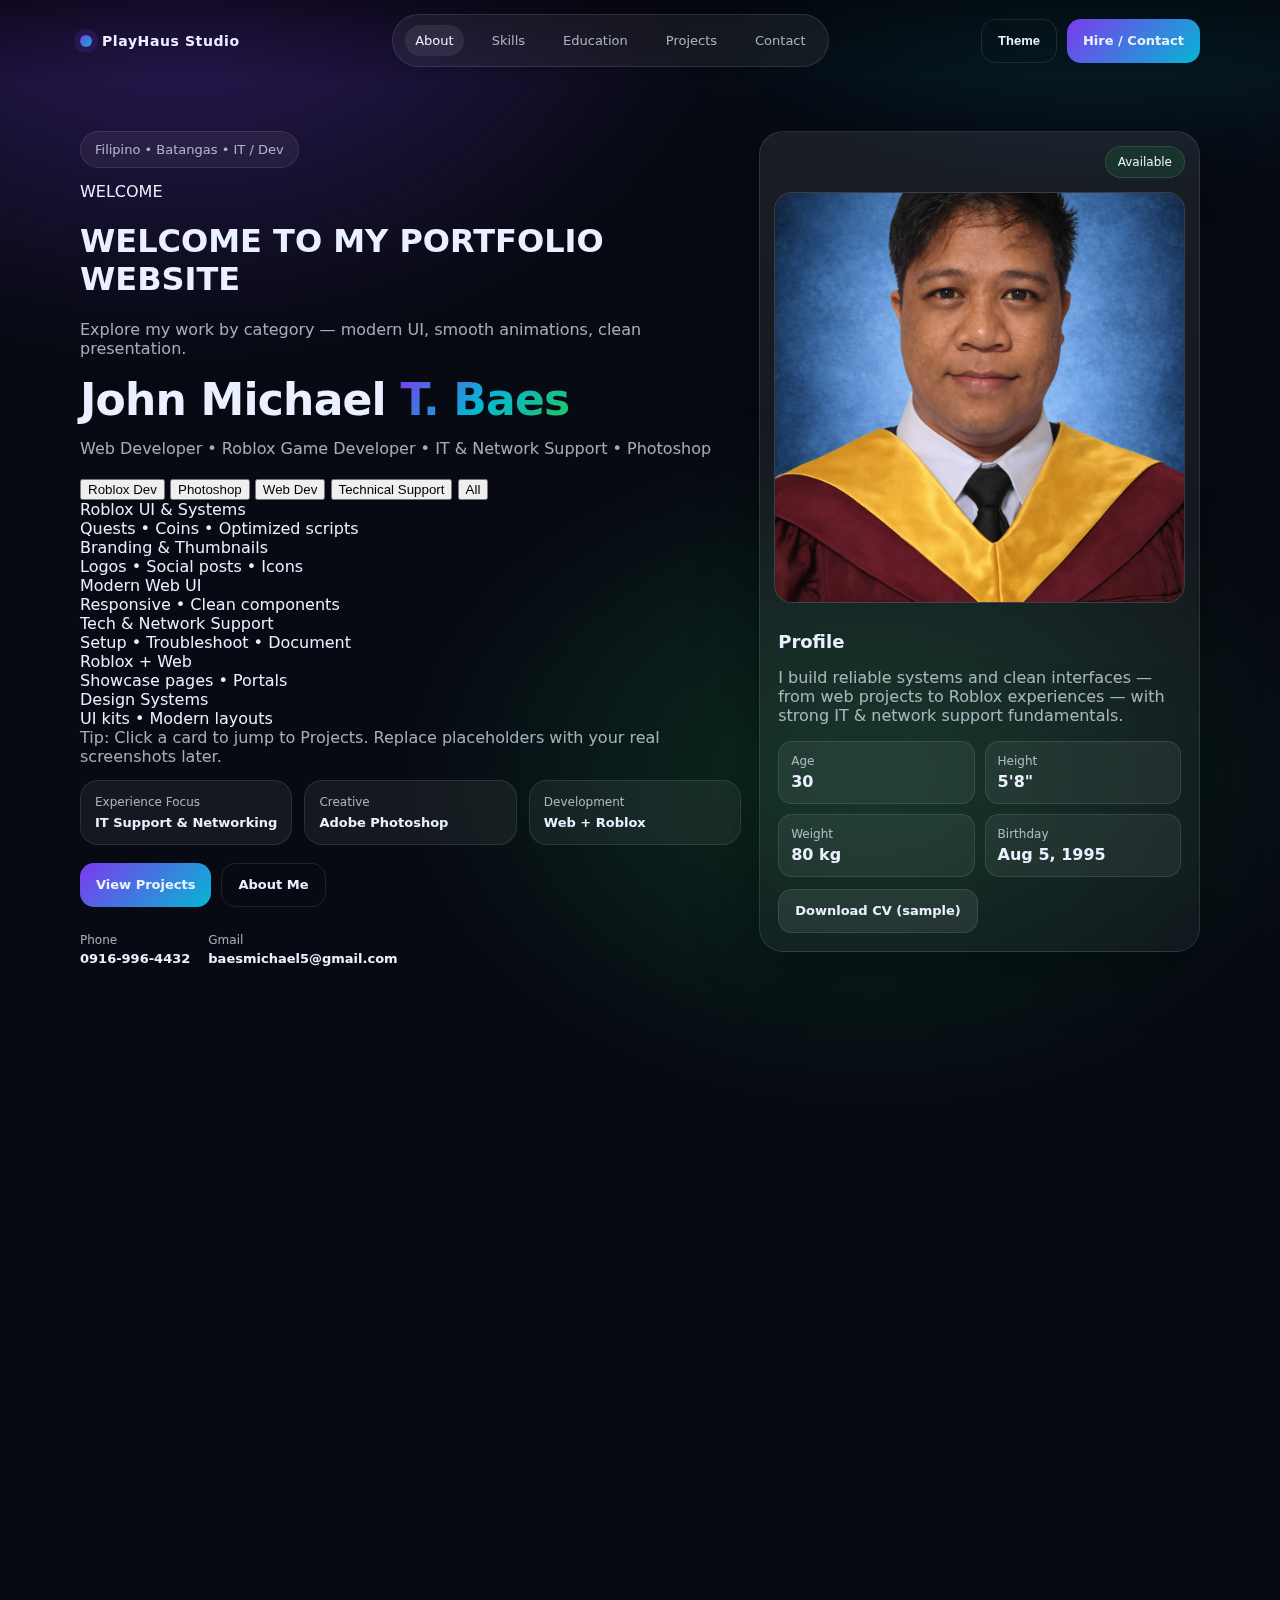
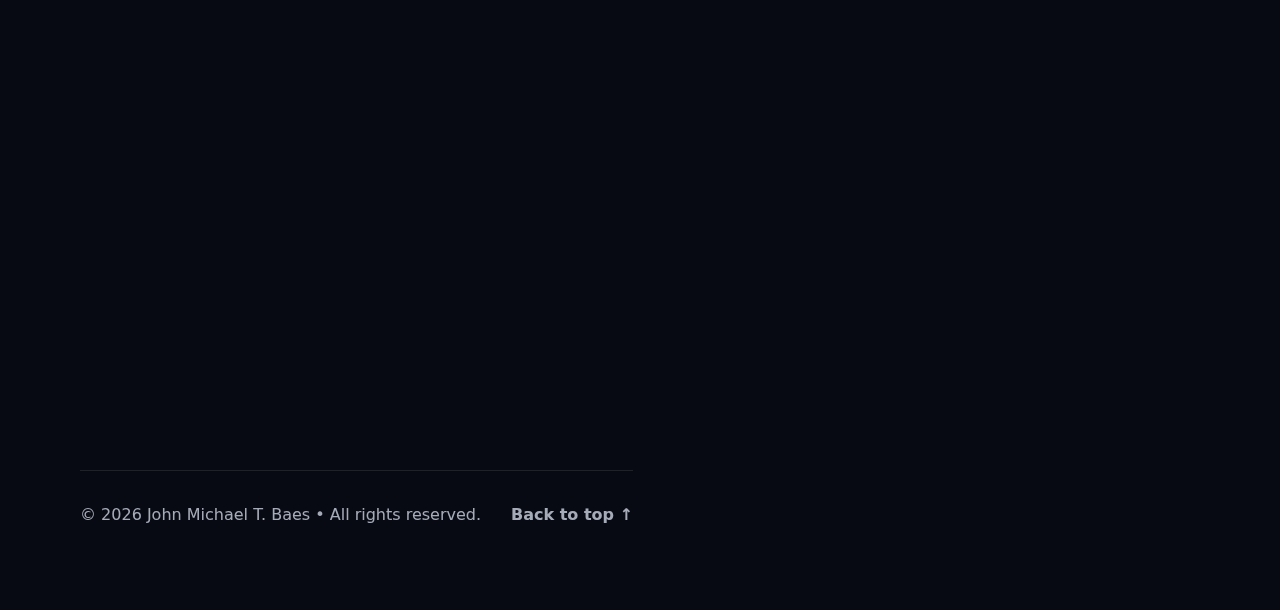
<file: index.html>
<!-- index.html (FULL REVISED) -->
 
<!doctype html>
<html lang="en">
<head>
  <meta charset="utf-8" />
  <meta name="viewport" content="width=device-width, initial-scale=1" />
  <title>John Michael T. Baes • Portfolio</title>
  <meta name="description" content="Portfolio of John Michael T. Baes — Web Development, Roblox Game Development, IT & Network Support, Photoshop." />
  <link rel="stylesheet" href="style.css" />
</head>
<body>
  <!-- Top Glow -->
  <div class="bg-glow"></div>

  <!-- Navbar -->
  <header class="header" id="top">
    <div class="container nav">
      <a class="brand" href="#top">
        <span class="brand-dot"></span>
        <span class="brand-text">PlayHaus Studio</span>
      </a>

      <nav class="nav-links" id="navLinks">
        <a href="#about" class="nav-link">About</a>
        <a href="#skills" class="nav-link">Skills</a>
        <a href="#education" class="nav-link">Education</a>
        <a href="#projects" class="nav-link">Projects</a>
        <a href="#contact" class="nav-link">Contact</a>
      </nav>

      <div class="nav-actions">
        <button class="btn ghost" id="themeBtn" type="button" aria-label="Toggle theme">Theme</button>
        <a class="btn primary" href="#contact">Hire / Contact</a>
        <button class="burger" id="burger" type="button" aria-label="Open menu">
          <span></span><span></span><span></span>
        </button>
      </div>
    </div>
  </header>

  <!-- Main -->
  <main>
    <!-- Hero -->
    <section class="section hero">
      <div class="container hero-grid">

        <!-- LEFT -->
        <div class="reveal">
          <p class="pill">Filipino • Batangas • IT / Dev</p>

          <!-- Animated Welcome -->
          <div class="welcome-wrap">
            <div class="welcome-kicker">WELCOME</div>
            <h1 class="welcome-title">
              <span class="welcome-shine">WELCOME TO MY PORTFOLIO WEBSITE</span>
            </h1>
            <p class="welcome-sub muted">
              Explore my work by category — modern UI, smooth animations, clean presentation.
            </p>
          </div>

          <!-- Your name -->
          <h2 class="headline" style="margin-top:14px;">
            John Michael <span class="grad">T. Baes</span>
          </h2>

          <p class="subhead">
            Web Developer • Roblox Game Developer • IT & Network Support • Photoshop
          </p>

          <!-- Tabs + Animated Gallery -->
          <div class="tabbar-wrap">
            <div class="tabbar" role="tablist" aria-label="Portfolio categories">
              <button class="tab active" type="button" role="tab" aria-selected="true" data-filter="roblox">Roblox Dev</button>
              <button class="tab" type="button" role="tab" aria-selected="false" data-filter="photoshop">Photoshop</button>
              <button class="tab" type="button" role="tab" aria-selected="false" data-filter="web">Web Dev</button>
              <button class="tab" type="button" role="tab" aria-selected="false" data-filter="support">Technical Support</button>
              <button class="tab tab-all" type="button" role="tab" aria-selected="false" data-filter="all">All</button>
            </div>

            <div class="gallery" id="gallery">
              <!-- Placeholder “fake screenshots” (replace later with real images) -->
              <a class="g-item" href="#projects" data-tags="roblox" aria-label="Roblox UI & Systems">
                <div class="g-media g-roblox"></div>
                <div class="g-meta">
                  <div class="g-title">Roblox UI & Systems</div>
                  <div class="g-desc">Quests • Coins • Optimized scripts</div>
                </div>
              </a>

              <a class="g-item" href="#projects" data-tags="photoshop" aria-label="Photoshop Branding Set">
                <div class="g-media g-ps"></div>
                <div class="g-meta">
                  <div class="g-title">Branding & Thumbnails</div>
                  <div class="g-desc">Logos • Social posts • Icons</div>
                </div>
              </a>

              <a class="g-item" href="#projects" data-tags="web" aria-label="Modern Web UI">
                <div class="g-media g-web"></div>
                <div class="g-meta">
                  <div class="g-title">Modern Web UI</div>
                  <div class="g-desc">Responsive • Clean components</div>
                </div>
              </a>

              <a class="g-item" href="#projects" data-tags="support" aria-label="Tech & Network Support">
                <div class="g-media g-it"></div>
                <div class="g-meta">
                  <div class="g-title">Tech & Network Support</div>
                  <div class="g-desc">Setup • Troubleshoot • Document</div>
                </div>
              </a>

              <a class="g-item" href="#projects" data-tags="roblox web" aria-label="Roblox + Web Integration">
                <div class="g-media g-mix"></div>
                <div class="g-meta">
                  <div class="g-title">Roblox + Web</div>
                  <div class="g-desc">Showcase pages • Portals</div>
                </div>
              </a>

              <a class="g-item" href="#projects" data-tags="photoshop web" aria-label="Design Systems">
                <div class="g-media g-ui"></div>
                <div class="g-meta">
                  <div class="g-title">Design Systems</div>
                  <div class="g-desc">UI kits • Modern layouts</div>
                </div>
              </a>
            </div>

            <div class="gallery-hint muted">
              Tip: Click a card to jump to Projects. Replace placeholders with your real screenshots later.
            </div>
          </div>

          <!-- Your existing hero cards -->
          <div class="hero-cards">
            <div class="mini-card">
              <div class="mini-title">Experience Focus</div>
              <div class="mini-value">IT Support & Networking</div>
            </div>
            <div class="mini-card">
              <div class="mini-title">Creative</div>
              <div class="mini-value">Adobe Photoshop</div>
            </div>
            <div class="mini-card">
              <div class="mini-title">Development</div>
              <div class="mini-value">Web + Roblox</div>
            </div>
          </div>

          <div class="cta">
            <a class="btn primary" href="#projects">View Projects</a>
            <a class="btn ghost" href="#about">About Me</a>
          </div>

          <div class="hero-meta">
            <div class="meta-item">
              <span class="meta-k">Phone</span>
              <a class="meta-v" href="tel:+639169964432">0916-996-4432</a>
            </div>
            <div class="meta-item">
              <span class="meta-k">Gmail</span>
              <a class="meta-v" href="mailto:baesmichael5@gmail.com">baesmichael5@gmail.com</a>
            </div>
          </div>
        </div>

        <!-- RIGHT -->
        <div class="profile-card reveal">
          <div class="profile-top">
            <div class="badge">Available</div>
          </div>

          <div class="profile-photo">
            <img src="images/john.png" alt="John Michael T. Baes"
              onerror="this.src='data:image/svg+xml;utf8,<svg xmlns=%22http://www.w3.org/2000/svg%22 width=%22400%22 height=%22400%22><rect width=%22100%25%22 height=%22100%25%22 fill=%22%2312172a%22/><text x=%2250%25%22 y=%2250%25%22 dominant-baseline=%22middle%22 text-anchor=%22middle%22 fill=%22%23aab4c5%22 font-family=%22Arial%22 font-size=%2216%22>Put your photo in assets/profile.jpg</text></svg>';" />
          </div>

          <div class="profile-info">
            <h2>Profile</h2>
            <p class="muted">
              I build reliable systems and clean interfaces — from web projects to Roblox experiences —
              with strong IT & network support fundamentals.
            </p>

            <div class="stats">
              <div class="stat">
                <div class="stat-k">Age</div>
                <div class="stat-v">30</div>
              </div>
              <div class="stat">
                <div class="stat-k">Height</div>
                <div class="stat-v">5'8"</div>
              </div>
              <div class="stat">
                <div class="stat-k">Weight</div>
                <div class="stat-v">80 kg</div>
              </div>
              <div class="stat">
                <div class="stat-k">Birthday</div>
                <div class="stat-v">Aug 5, 1995</div>
              </div>
            </div>

            <a class="btn subtle" href="https://drive.google.com/file/d/1zKDXqU4_o9fDKpDpevcNG5LTNFVz5DBO/view?usp=sharing">Download CV (sample)</a>
          </div>
        </div>

      </div>
    </section>

    <!-- About -->
    <section class="section" id="about">
      <div class="container">
        <div class="section-head reveal">
          <h2>About</h2>
          <p class="muted">A quick overview based on your profile details.</p>
        </div>

        <div class="grid-2">
          <div class="card reveal">
            <h3>Summary</h3>
            <p>
              I’m <strong>John Michael T. Baes</strong>, a Filipino professional with hands-on experience in
              <strong>IT Support</strong>, <strong>Network Support</strong>, <strong>Web Development</strong>,
              and <strong>Roblox Game Development</strong>. I also have strong creative capability using
              <strong>Adobe Photoshop</strong>.
            </p>
            <div class="chips">
              <span class="chip">Problem Solver</span>
              <span class="chip">Tech Support</span>
              <span class="chip">Web UI</span>
              <span class="chip">Roblox</span>
              <span class="chip">Design</span>
            </div>
          </div>

          <div class="card reveal">
            <h3>Personal Information</h3>
            <div class="info-list">
              <div class="info-row"><span>Name</span><span>John Michael T. Baes</span></div>
              <div class="info-row"><span>Nationality</span><span>Filipino</span></div>
              <div class="info-row"><span>Birthplace</span><span>Philippines</span></div>
              <div class="info-row"><span>Contact</span><span>0916-996-4432</span></div>
              <div class="info-row"><span>Email</span><span>baesmichael5@gmail.com</span></div>
            </div>
          </div>
        </div>
      </div>
    </section>

    <!-- Skills -->
    <section class="section" id="skills">
      <div class="container">
        <div class="section-head reveal">
          <h2>Skills</h2>
          <p class="muted">Experience years + visual proficiency bars (editable).</p>
        </div>

        <div class="grid-2">
          <div class="card reveal">
            <div class="skill">
              <div class="skill-top">
                <span>IT Support</span><span class="muted">5 years</span>
              </div>
              <div class="bar"><div class="fill" style="--w: 92%"></div></div>
            </div>

            <div class="skill">
              <div class="skill-top">
                <span>Adobe Photoshop</span><span class="muted">5 years</span>
              </div>
              <div class="bar"><div class="fill" style="--w: 90%"></div></div>
            </div>

            <div class="skill">
              <div class="skill-top">
                <span>Network Support</span><span class="muted">3 years</span>
              </div>
              <div class="bar"><div class="fill" style="--w: 82%"></div></div>
            </div>

            <div class="skill">
              <div class="skill-top">
                <span>Roblox Game Developer</span><span class="muted">3 years</span>
              </div>
              <div class="bar"><div class="fill" style="--w: 80%"></div></div>
            </div>

            <div class="skill">
              <div class="skill-top">
                <span>Web Development</span><span class="muted">1 year</span>
              </div>
              <div class="bar"><div class="fill" style="--w: 70%"></div></div>
            </div>
          </div>

          <div class="card reveal">
            <h3>Tools & Areas</h3>
            <ul class="list">
              <li>PC troubleshooting, OS installation, user support</li>
              <li>Networking basics: routing, IP, troubleshooting connectivity</li>
              <li>Web: HTML / CSS / JavaScript (portfolio & small web apps)</li>
              <li>Roblox Studio: game systems, UI, scripting</li>
              <li>Design: logos, thumbnails, social graphics</li>
            </ul>
            <div class="note">
              Want this more “premium”? Add real screenshots and links in Projects.
            </div>
          </div>
        </div>
      </div>
    </section>

    <!-- Education -->
    <section class="section" id="education">
      <div class="container">
        <div class="section-head reveal">
          <h2>Education</h2>
          <p class="muted">Your academic background.</p>
        </div>

        <div class="timeline reveal">
          <div class="t-item">
            <div class="t-dot"></div>
            <div class="t-card">
              <h3>Porfirio G. Comia Memorial National High School</h3>
              <p class="muted">High School</p>
            </div>
          </div>

          <div class="t-item">
            <div class="t-dot"></div>
            <div class="t-card">
              <h3>Batangas Eastern College</h3>
              <p class="muted">BSIS (Bachelor of Science in Information Systems)</p>
            </div>
          </div>
        </div>
      </div>
    </section>

    <!-- Projects -->
    <section class="section" id="projects">
      <div class="container">
        <div class="section-head reveal">
          <h2>Projects</h2>
          <p class="muted">Premium sample projects (replace with your real work + links).</p>
        </div>

        <div class="projects-grid">
          <article class="project reveal">
            <div class="project-top">
              <span class="tag">Web</span>
              <span class="tag ghost">HTML • CSS • JS</span>
            </div>
            <h3>Modern Ordering Website (Sample)</h3>
            <p class="muted">
              A responsive ordering site concept with product cards, cart flow, and admin-ready layout.
            </p>
            <div class="project-actions">
              <a class="btn subtle" href="#" onclick="return demoLink(event)">Live Demo</a>
              <a class="btn ghost" href="coming-soon.html">IT Details</a>

            </div>
          </article>

          <article class="project reveal">
            <div class="project-top">
              <span class="tag">Roblox</span>
              <span class="tag ghost">Lua • UI • Systems</span>
            </div>
            <h3>Roblox Game System Pack (Sample)</h3>
            <p class="muted">
              Example: daily quests, leaderboard coins, UI popups, and optimized client/server scripts.
            </p>
            <div class="project-actions">
              <a class="btn subtle" href="#" onclick="return demoLink(event)">Gameplay</a>
              <a class="btn ghost" href="showcase-roblox-pack.html">Showcase</a>
            </div>
          </article>

          <article class="project reveal">
            <div class="project-top">
              <span class="tag">IT / Network</span>
              <span class="tag ghost">Support • Setup</span>
            </div>
            <h3>Small Office Network Setup (Sample)</h3>
            <p class="muted">
              Documentation-style project: router config, internet sharing, troubleshooting checklist.
            </p>
            <div class="project-actions">
              <a class="btn subtle" href="#" onclick="return demoLink(event)">Read</a>
              <a class="btn ghost" href="it-details.html">IT Details</a>
  
            </div>
          </article>

          <article class="project reveal">
            <div class="project-top">
              <span class="tag">Design</span>
              <span class="tag ghost">Photoshop</span>
            </div>
            <h3>Branding & Thumbnails (Sample)</h3>
            <p class="muted">
              Premium visual set: logo concepts, social posts, Roblox icons, and clean brand layouts.
            </p>
            <div class="project-actions">
              <a class="btn subtle" href="#" onclick="return demoLink(event)">Gallery</a>
              <a class="btn ghost" href="photoshop-details.html">About</a>
            </div>
          </article>
        </div>
      </div>
    </section>

    <!-- Contact -->
    <section class="section" id="contact">
      <div class="container">
        <div class="section-head reveal">
          <h2>Contact</h2>
          <p class="muted">Let’s work together — message me anytime.</p>
        </div>

        <div class="grid-2">
          <div class="card reveal">
            <h3>Direct</h3>
            <div class="contact-list">
              <a class="contact-item" href="tel:+639169964432">
                <span class="ci-k">Phone</span>
                <span class="ci-v">0916-996-4432</span>
              </a>
              <a class="contact-item" href="mailto:baesmichael5@gmail.com">
                <span class="ci-k">Email</span>
                <span class="ci-v">baesmichael5@gmail.com</span>
              </a>
              <div class="contact-item no-link">
                <span class="ci-k">Location</span>
                <span class="ci-v">Philippines</span>
              </div>
            </div>
          </div>

          <div class="card reveal contact-cta">
  <h3>Contact Me</h3>
  <p class="muted">
    Ready to work together? Click the button below to message me directly on Gmail.
  </p>

  <a
    class="btn primary contact-now"
    href="mailto:baesmichael5@gmail.com?subject=Portfolio%20Inquiry&body=Hello%20John,%0A%0AI%20would%20like%20to%20discuss%20a%20project%20with%20you.%0A%0AThanks!"
  >
    Contact Now
  </a>

  <p class="hint">
    Opens your email app with a pre-filled message.
  </p>
</div>


        <footer class="footer">
          <p class="muted">© <span id="year"></span> John Michael T. Baes • All rights reserved.</p>
          <a class="to-top" href="#top">Back to top ↑</a>
        </footer>
      </div>
    </section>
  </main>

  <script src="script.js"></script>
</body>
</html>
</file>
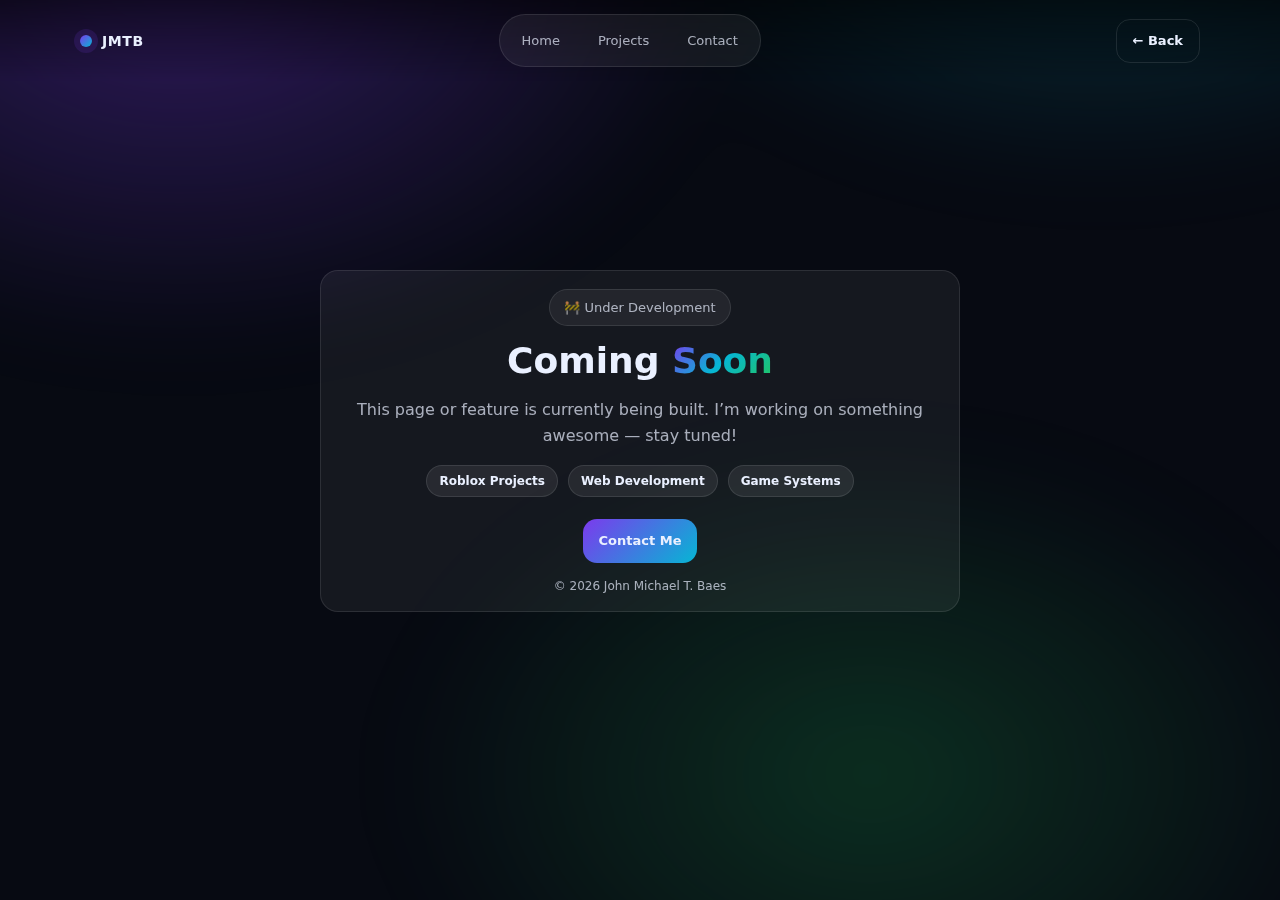
<file: coming-soon.html>
<!doctype html>
<html lang="en">
<head>
  <meta charset="utf-8" />
  <meta name="viewport" content="width=device-width, initial-scale=1" />
  <title>Coming Soon • JMTB</title>
  <link rel="stylesheet" href="style.css" />
</head>

<body>
  <div class="bg-glow"></div>

  <!-- Header -->
  <header class="header">
    <div class="container nav">
      <a class="brand" href="index.html">
        <span class="brand-dot"></span>
        <span class="brand-text">JMTB</span>
      </a>

      <nav class="nav-links open" style="display:flex;">
        <a href="index.html" class="nav-link">Home</a>
        <a href="projects.html" class="nav-link">Projects</a>
        <a href="index.html#contact" class="nav-link">Contact</a>
      </nav>

      <div class="nav-actions">
        <a class="btn ghost" href="index.html">← Back</a>
      </div>
    </div>
  </header>

  <!-- Coming Soon Section -->
  <main>
    <section class="section" style="min-height:80vh; display:flex; align-items:center;">
      <div class="container">
        <div class="card reveal show" style="text-align:center; max-width:640px; margin:auto;">
          
          <p class="pill" style="margin-bottom:14px;">
            🚧 Under Development
          </p>

          <h1 style="margin:0 0 12px; font-size:36px;">
            Coming <span class="grad">Soon</span>
          </h1>

          <p class="muted" style="font-size:16px; line-height:1.6;">
            This page or feature is currently being built.  
            I’m working on something awesome — stay tuned!
          </p>

          <div class="chips" style="margin-top:16px; justify-content:center;">
            <span class="chip">Roblox Projects</span>
            <span class="chip">Web Development</span>
            <span class="chip">Game Systems</span>
          </div>

          <div class="project-actions" style="margin-top:22px; justify-content:center;">
            <a class="btn primary" href="index.html#contact">
              Contact Me
            </a>
            
          </div>

          <p class="hint" style="margin-top:16px;">
            © <span id="year"></span> John Michael T. Baes
          </p>
        </div>
      </div>
    </section>
  </main>

  <script>
    document.getElementById("year").textContent = new Date().getFullYear();
  </script>
</body>
</html>
</file>
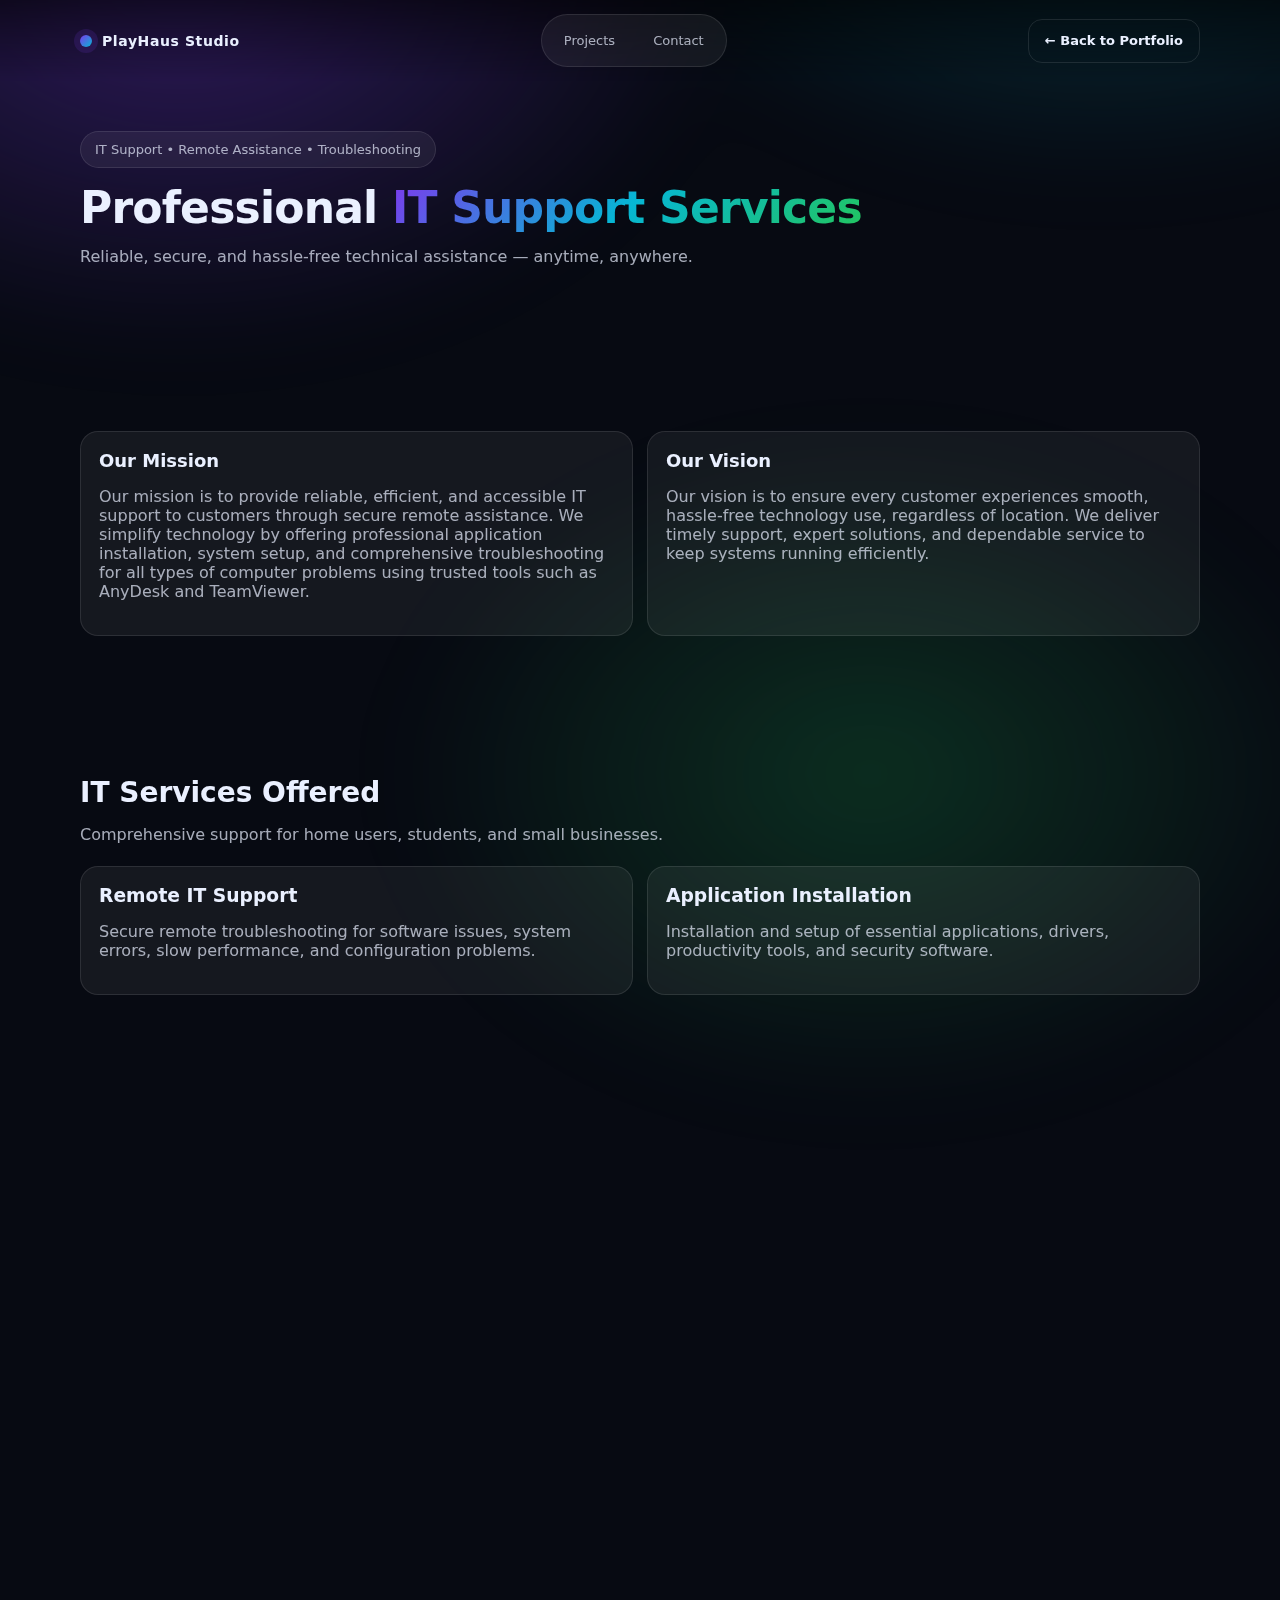
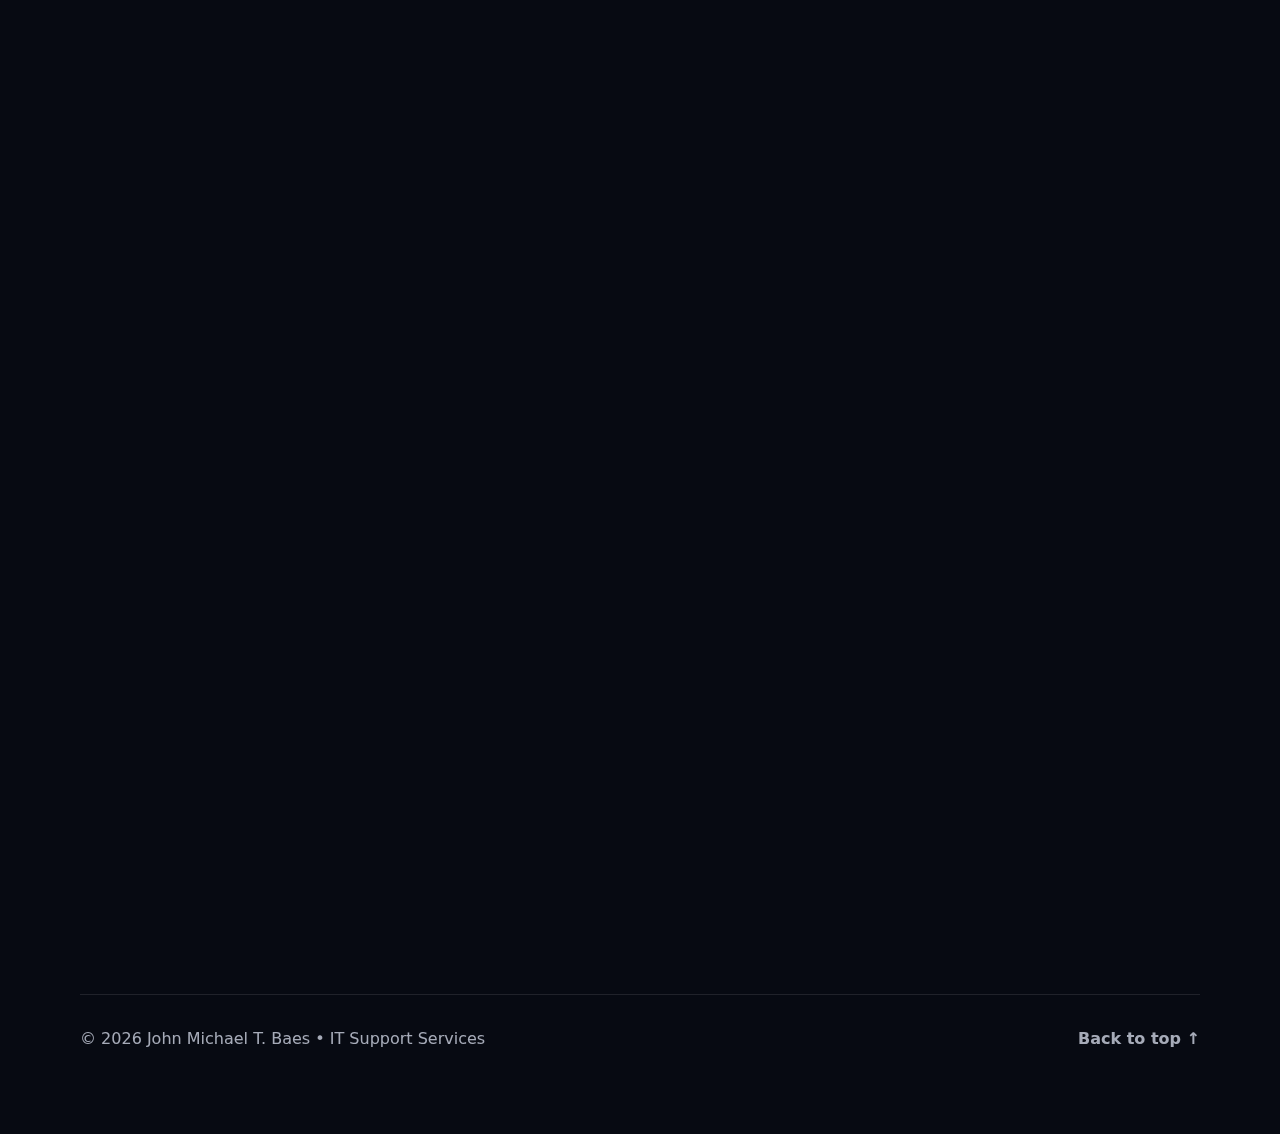
<file: it-details.html>
<!doctype html>
<html lang="en">
<head>
  <meta charset="utf-8" />
  <meta name="viewport" content="width=device-width, initial-scale=1" />
  <title>IT Support Services • John Michael T. Baes</title>
  <meta name="description" content="Professional IT Support, Remote Assistance, Installation, and Troubleshooting by John Michael T. Baes." />

  <!-- Reuse your main CSS -->
  <link rel="stylesheet" href="style.css" />
</head>
<body>

  <!-- Background Glow -->
  <div class="bg-glow"></div>

  <!-- Header -->
  <header class="header">
    <div class="container nav">
      <a class="brand" href="index.html">
        <span class="brand-dot"></span>
        <span class="brand-text">PlayHaus Studio</span>
      </a>

      <nav class="nav-links">
        <a href="index.html#projects" class="nav-link">Projects</a>
        <a href="index.html#contact" class="nav-link">Contact</a>
      </nav>

      <div class="nav-actions">
        <a class="btn ghost" href="index.html">← Back to Portfolio</a>
      </div>
    </div>
  </header>

  <!-- HERO -->
  <main>
    <section class="section hero">
      <div class="container">
        <div class="section-head reveal">
          <p class="pill">IT Support • Remote Assistance • Troubleshooting</p>
          <h1 class="headline">
            Professional <span class="grad">IT Support Services</span>
          </h1>
          <p class="subhead">
            Reliable, secure, and hassle-free technical assistance — anytime, anywhere.
          </p>
        </div>
      </div>
    </section>

    <!-- MISSION & VISION -->
    <section class="section">
      <div class="container grid-2">
        <div class="card reveal">
          <h3>Our Mission</h3>
          <p class="muted">
            Our mission is to provide reliable, efficient, and accessible IT support to customers
            through secure remote assistance. We simplify technology by offering professional
            application installation, system setup, and comprehensive troubleshooting for all types
            of computer problems using trusted tools such as AnyDesk and TeamViewer.
          </p>
        </div>

        <div class="card reveal">
          <h3>Our Vision</h3>
          <p class="muted">
            Our vision is to ensure every customer experiences smooth, hassle-free technology use,
            regardless of location. We deliver timely support, expert solutions, and dependable
            service to keep systems running efficiently.
          </p>
        </div>
      </div>
    </section>

    <!-- SERVICES -->
    <section class="section">
      <div class="container">
        <div class="section-head reveal">
          <h2>IT Services Offered</h2>
          <p class="muted">Comprehensive support for home users, students, and small businesses.</p>
        </div>

        <div class="projects-grid">
          <div class="project reveal">
            <h3>Remote IT Support</h3>
            <p class="muted">
              Secure remote troubleshooting for software issues, system errors, slow performance,
              and configuration problems.
            </p>
          </div>

          <div class="project reveal">
            <h3>Application Installation</h3>
            <p class="muted">
              Installation and setup of essential applications, drivers, productivity tools,
              and security software.
            </p>
          </div>

          <div class="project reveal">
            <h3>System Setup & Optimization</h3>
            <p class="muted">
              Windows installation, updates, system cleanup, startup optimization, and performance tuning.
            </p>
          </div>

          <div class="project reveal">
            <h3>Troubleshooting & Repair</h3>
            <p class="muted">
              Fixing system crashes, blue screens, network issues, printer problems, and software conflicts.
            </p>
          </div>
        </div>
      </div>
    </section>

    <!-- TOOLS -->
    <section class="section">
      <div class="container grid-2">
        <div class="card reveal">
          <h3>Remote Support Tools</h3>
          <ul class="list">
            <li>AnyDesk (Fast & Secure Remote Access)</li>
            <li>TeamViewer (Trusted Global Remote Tool)</li>
            <li>Secure session-based access</li>
            <li>Customer permission required at all times</li>
          </ul>
        </div>

        <div class="card reveal">
          <h3>Security & Trust</h3>
          <ul class="list">
            <li>No unauthorized access</li>
            <li>No data stored without consent</li>
            <li>Sessions end immediately after service</li>
            <li>Privacy-first approach</li>
          </ul>
        </div>
      </div>
    </section>

    <!-- PROCESS -->
    <section class="section">
      <div class="container">
        <div class="section-head reveal">
          <h2>How It Works</h2>
          <p class="muted">Simple, fast, and transparent support process.</p>
        </div>

        <div class="timeline reveal">
          <div class="t-item">
            <div class="t-dot"></div>
            <div class="t-card">
              <h3>1. Contact & Assessment</h3>
              <p class="muted">Customer explains the issue and system details.</p>
            </div>
          </div>

          <div class="t-item">
            <div class="t-dot"></div>
            <div class="t-card">
              <h3>2. Secure Remote Connection</h3>
              <p class="muted">Session starts using AnyDesk or TeamViewer.</p>
            </div>
          </div>

          <div class="t-item">
            <div class="t-dot"></div>
            <div class="t-card">
              <h3>3. Troubleshooting & Fix</h3>
              <p class="muted">Problem is diagnosed and resolved efficiently.</p>
            </div>
          </div>

          <div class="t-item">
            <div class="t-dot"></div>
            <div class="t-card">
              <h3>4. Verification & Closure</h3>
              <p class="muted">System tested, session closed, customer satisfied.</p>
            </div>
          </div>
        </div>
      </div>
    </section>

    <!-- CTA -->
    <section class="section">
      <div class="container">
        <div class="card reveal" style="text-align:center;">
          <h2>Need IT Support Now?</h2>
          <p class="muted">
            Get fast, reliable, and professional assistance wherever you are.
          </p>
          <div class="cta" style="justify-content:center;">
            <a class="btn primary" href="index.html#contact">Request Support</a>
            <a class="btn ghost" href="tel:+639169964432">Call Now</a>
          </div>
        </div>

        <footer class="footer">
          <p class="muted">© <span id="year"></span> John Michael T. Baes • IT Support Services</p>
          <a class="to-top" href="#">Back to top ↑</a>
        </footer>
      </div>
    </section>
  </main>

  <!-- JS -->
  <script>
    document.getElementById("year").textContent = new Date().getFullYear();

    // Reveal animation (same behavior as main site)
    const reveals = document.querySelectorAll(".reveal");
    const io = new IntersectionObserver(entries => {
      entries.forEach(e => {
        if (e.isIntersecting) e.target.classList.add("show");
      });
    }, { threshold: 0.12 });
    reveals.forEach(el => io.observe(el));
  </script>

</body>
</html>
</file>
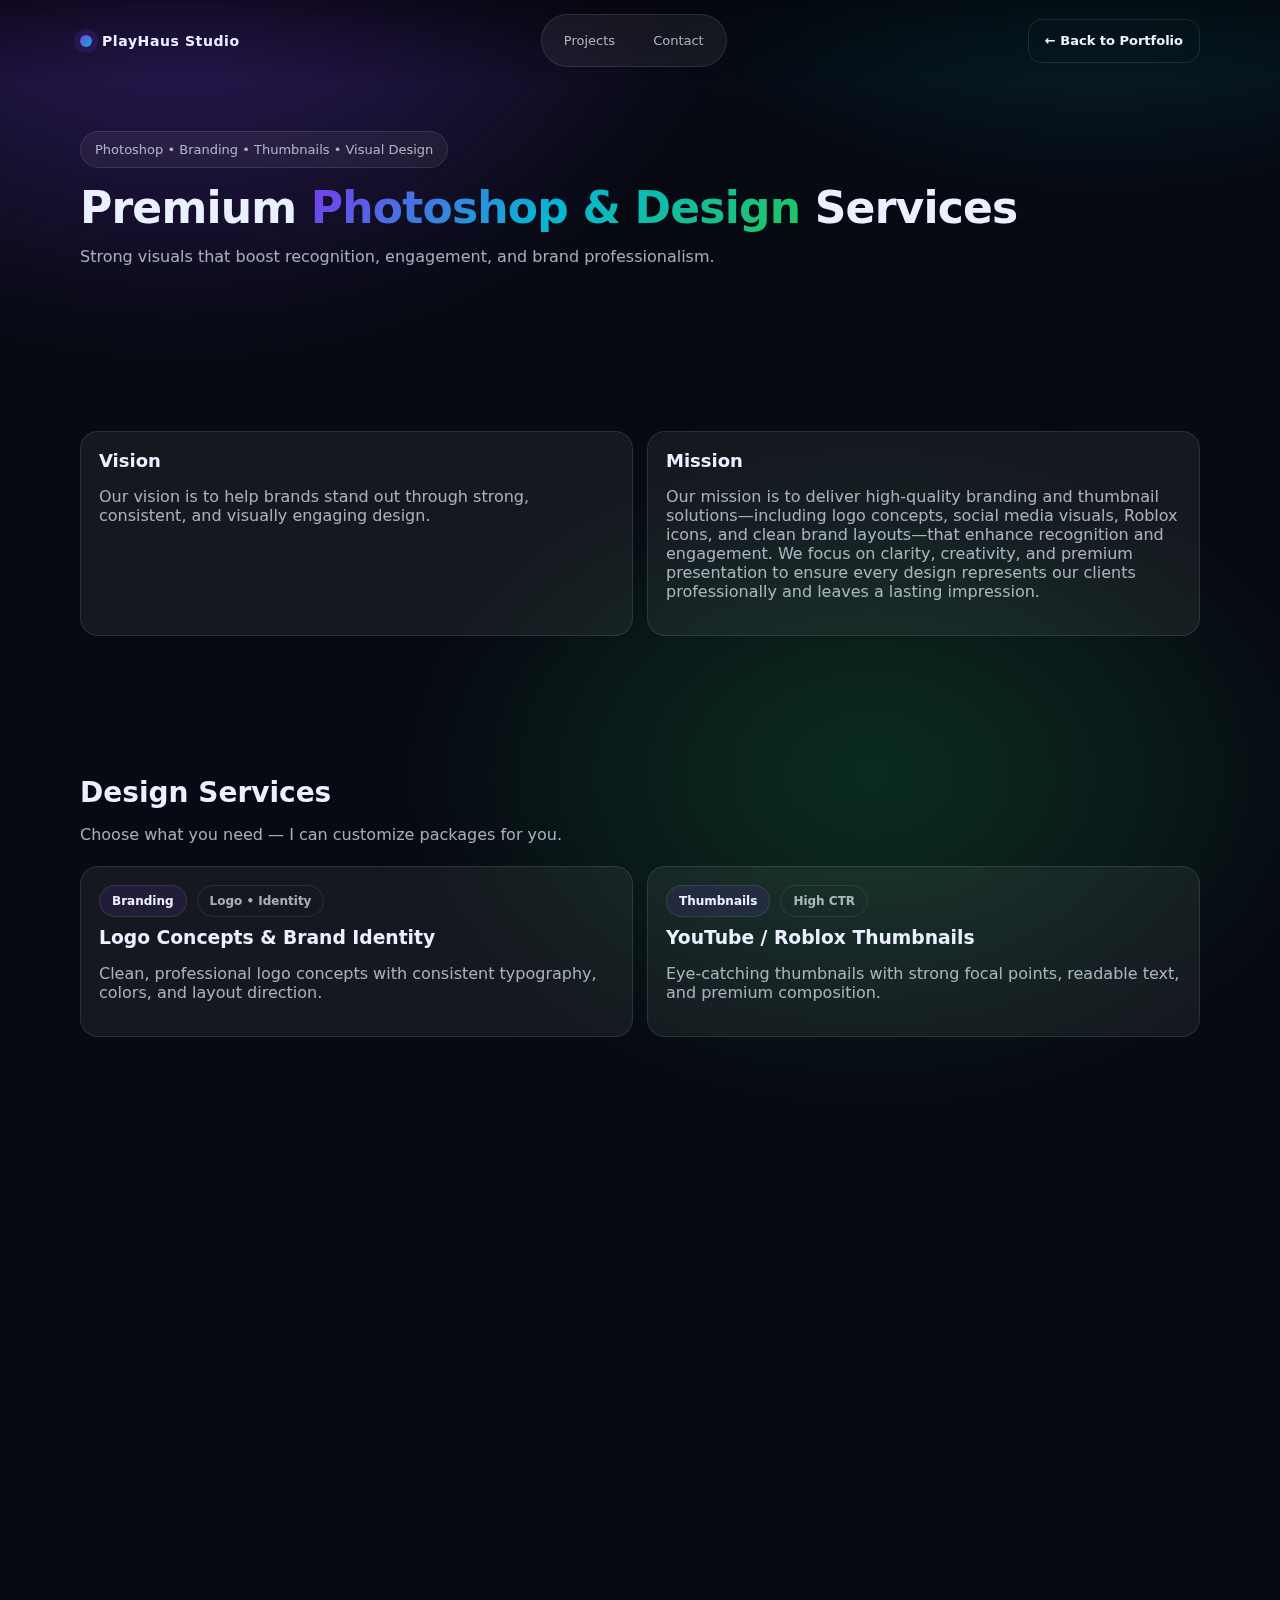
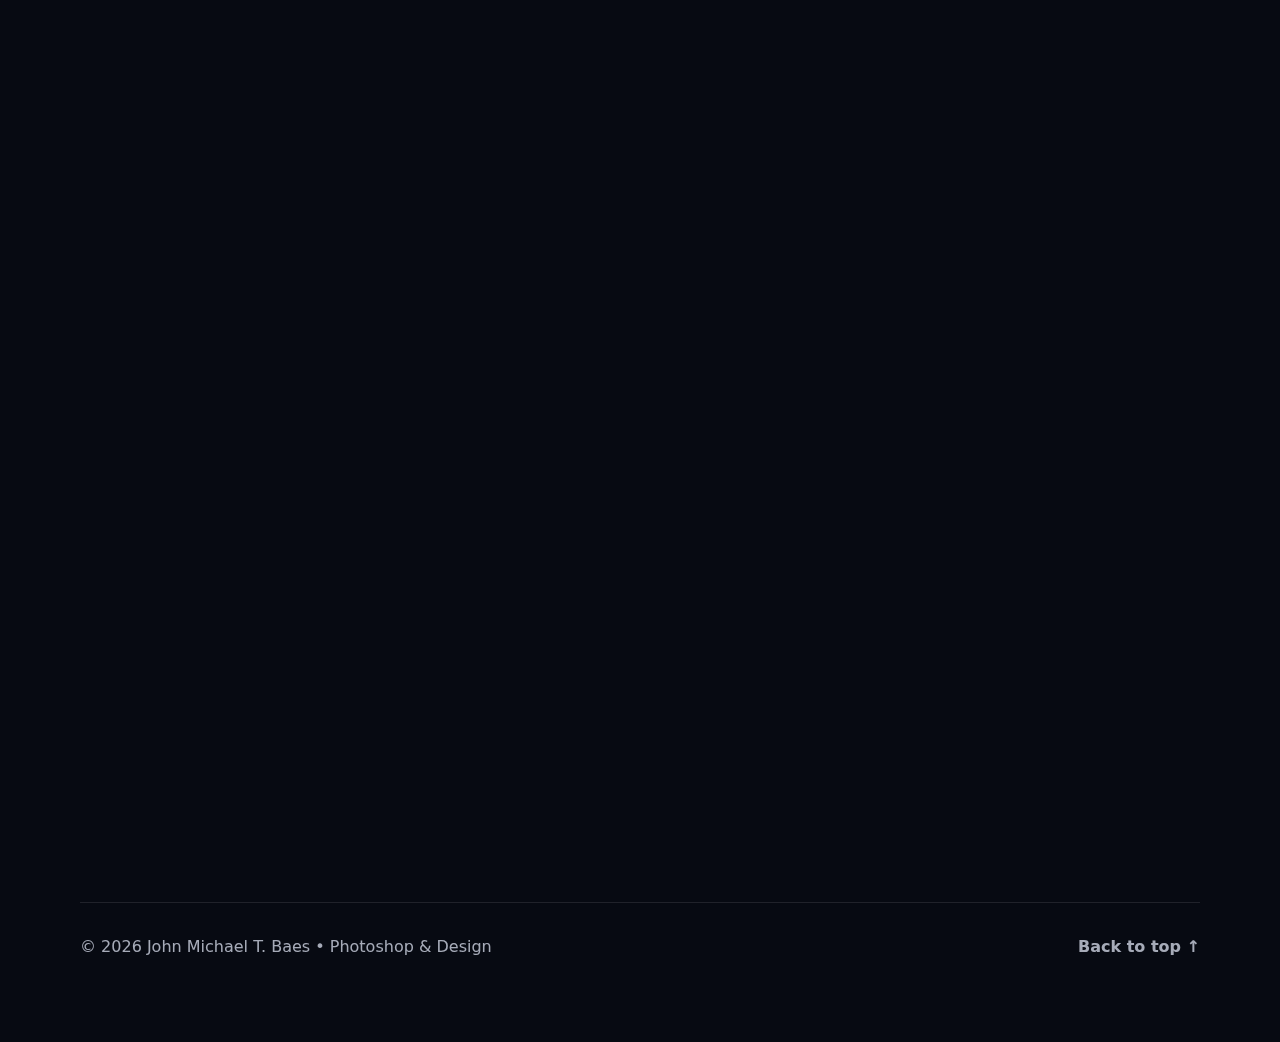
<file: photoshop-details.html>
<!doctype html>
<html lang="en">
<head>
  <meta charset="utf-8" />
  <meta name="viewport" content="width=device-width, initial-scale=1" />
  <title>Photoshop & Design Services • John Michael T. Baes</title>
  <meta name="description" content="Branding, thumbnails, logos, social media visuals, Roblox icons, and premium design layouts." />

  <!-- Reuse your main CSS -->
  <link rel="stylesheet" href="style.css" />
</head>
<body>

  <!-- Background Glow -->
  <div class="bg-glow"></div>

  <!-- Header -->
  <header class="header">
    <div class="container nav">
      <a class="brand" href="index.html">
        <span class="brand-dot"></span>
        <span class="brand-text">PlayHaus Studio</span>
      </a>

      <nav class="nav-links">
        <a href="index.html#projects" class="nav-link">Projects</a>
        <a href="index.html#contact" class="nav-link">Contact</a>
      </nav>

      <div class="nav-actions">
        <a class="btn ghost" href="index.html">← Back to Portfolio</a>
      </div>
    </div>
  </header>

  <main>

    <!-- HERO -->
    <section class="section hero">
      <div class="container">
        <div class="section-head reveal">
          <p class="pill">Photoshop • Branding • Thumbnails • Visual Design</p>
          <h1 class="headline">
            Premium <span class="grad">Photoshop & Design</span> Services
          </h1>
          <p class="subhead">
            Strong visuals that boost recognition, engagement, and brand professionalism.
          </p>
        </div>
      </div>
    </section>

    <!-- VISION & MISSION -->
    <section class="section">
      <div class="container grid-2">

        <div class="card reveal">
          <h3>Vision</h3>
          <p class="muted">
            Our vision is to help brands stand out through strong, consistent, and visually engaging design.
          </p>
        </div>

        <div class="card reveal">
          <h3>Mission</h3>
          <p class="muted">
            Our mission is to deliver high-quality branding and thumbnail solutions—including logo concepts,
            social media visuals, Roblox icons, and clean brand layouts—that enhance recognition and engagement.
            We focus on clarity, creativity, and premium presentation to ensure every design represents our
            clients professionally and leaves a lasting impression.
          </p>
        </div>

      </div>
    </section>

    <!-- SERVICES -->
    <section class="section">
      <div class="container">
        <div class="section-head reveal">
          <h2>Design Services</h2>
          <p class="muted">Choose what you need — I can customize packages for you.</p>
        </div>

        <div class="projects-grid">
          <article class="project reveal">
            <div class="project-top">
              <span class="tag">Branding</span>
              <span class="tag ghost">Logo • Identity</span>
            </div>
            <h3>Logo Concepts & Brand Identity</h3>
            <p class="muted">
              Clean, professional logo concepts with consistent typography, colors, and layout direction.
            </p>
          </article>

          <article class="project reveal">
            <div class="project-top">
              <span class="tag">Thumbnails</span>
              <span class="tag ghost">High CTR</span>
            </div>
            <h3>YouTube / Roblox Thumbnails</h3>
            <p class="muted">
              Eye-catching thumbnails with strong focal points, readable text, and premium composition.
            </p>
          </article>

          <article class="project reveal">
            <div class="project-top">
              <span class="tag">Social</span>
              <span class="tag ghost">Posts • Banners</span>
            </div>
            <h3>Social Media Visuals</h3>
            <p class="muted">
              Posts, cover photos, ads, and banners designed for clarity, consistency, and engagement.
            </p>
          </article>

          <article class="project reveal">
            <div class="project-top">
              <span class="tag">Roblox</span>
              <span class="tag ghost">Icons • UI</span>
            </div>
            <h3>Roblox Game Icons & Graphics</h3>
            <p class="muted">
              Game icons, badges, UI graphics, and promotional visuals that match your game style.
            </p>
          </article>
        </div>
      </div>
    </section>

    <!-- STYLE / QUALITY -->
    <section class="section">
      <div class="container grid-2">

        <div class="card reveal">
          <h3>Design Focus</h3>
          <ul class="list">
            <li>Clarity-first typography (easy to read)</li>
            <li>Clean composition & visual hierarchy</li>
            <li>Brand consistency (colors, fonts, spacing)</li>
            <li>Premium look: modern, not cluttered</li>
          </ul>
        </div>

        <div class="card reveal">
          <h3>Deliverables</h3>
          <ul class="list">
            <li>PNG (high quality)</li>
            <li>JPG (optimized for web)</li>
            <li>Source file (PSD) if requested</li>
            <li>Multiple size formats for platforms</li>
          </ul>
          <p class="hint">Tip: Tell me what platform you need (YouTube, Facebook, Roblox, etc.).</p>
        </div>

      </div>
    </section>

    <!-- SIMPLE GALLERY (PLACEHOLDERS) -->
    <section class="section">
      <div class="container">
        <div class="section-head reveal">
          <h2>Sample Gallery</h2>
          <p class="muted">Replace these placeholders with your real designs later.</p>
        </div>

        <div class="projects-grid">
          <div class="project reveal">
            <div class="project-top">
              <span class="tag">Logo</span>
              <span class="tag ghost">Concept</span>
            </div>
            <h3>Minimal Brand Logo</h3>
            <p class="muted">A clean identity style with modern spacing and balance.</p>
            <div class="note">Replace with image + link later.</div>
          </div>

          <div class="project reveal">
            <div class="project-top">
              <span class="tag">Thumbnail</span>
              <span class="tag ghost">Roblox</span>
            </div>
            <h3>Roblox Game Thumbnail</h3>
            <p class="muted">Strong focal point + readable text for high engagement.</p>
            <div class="note">Replace with image + link later.</div>
          </div>

          <div class="project reveal">
            <div class="project-top">
              <span class="tag">Social</span>
              <span class="tag ghost">Post</span>
            </div>
            <h3>Promo Social Visual</h3>
            <p class="muted">A consistent layout style for marketing and announcements.</p>
            <div class="note">Replace with image + link later.</div>
          </div>

          <div class="project reveal">
            <div class="project-top">
              <span class="tag">Icon</span>
              <span class="tag ghost">Roblox</span>
            </div>
            <h3>Game Icon Set</h3>
            <p class="muted">Modern icons with brand colors and clear identity.</p>
            <div class="note">Replace with image + link later.</div>
          </div>
        </div>
      </div>
    </section>

    <!-- CTA -->
    <section class="section">
      <div class="container">
        <div class="card reveal" style="text-align:center;">
          <h2>Need a Design?</h2>
          <p class="muted">
            Tell me your brand name + style and I’ll design something clean and premium.
          </p>
          <div class="cta" style="justify-content:center;">
            <a class="btn primary" href="index.html#contact">Request Design</a>
            <a class="btn ghost" href="mailto:baesmichael5@gmail.com">Email Me</a>
          </div>
        </div>

        <footer class="footer">
          <p class="muted">© <span id="year"></span> John Michael T. Baes • Photoshop & Design</p>
          <a class="to-top" href="#">Back to top ↑</a>
        </footer>
      </div>
    </section>

  </main>

  <!-- JS (reveal + year only) -->
  <script>
    document.getElementById("year").textContent = new Date().getFullYear();

    const reveals = document.querySelectorAll(".reveal");
    const io = new IntersectionObserver(entries => {
      entries.forEach(e => {
        if (e.isIntersecting) e.target.classList.add("show");
      });
    }, { threshold: 0.12 });
    reveals.forEach(el => io.observe(el));
  </script>

</body>
</html>
</file>
<file: style.css>
:root{
  --bg: #070A12;
  --panel: rgba(255,255,255,.06);
  --panel2: rgba(255,255,255,.08);
  --line: rgba(255,255,255,.10);
  --text: #EAF0FF;
  --muted: rgba(234,240,255,.70);

  --brand1: #7C3AED;
  --brand2: #06B6D4;
  --brand3: #22C55E;

  --shadow: 0 16px 60px rgba(0,0,0,.40);
  --radius: 18px;
}

[data-theme="light"]{
  --bg:#F6F7FB;
  --panel: rgba(17,24,39,.05);
  --panel2: rgba(17,24,39,.07);
  --line: rgba(17,24,39,.10);
  --text:#0B1220;
  --muted: rgba(11,18,32,.70);
  --shadow: 0 16px 60px rgba(17,24,39,.15);
}

*{ box-sizing:border-box; }
html{ scroll-behavior:smooth; }
body{
  margin:0;
  background: var(--bg);
  color: var(--text);
  font-family: ui-sans-serif, system-ui, -apple-system, Segoe UI, Roboto, Arial;
  overflow-x:hidden;
}

a{ color:inherit; text-decoration:none; }

.container{
  width:min(1120px, 92vw);
  margin:0 auto;
}

.bg-glow{
  position:fixed;
  inset:-40%;
  background:
    radial-gradient(40% 40% at 30% 20%, rgba(124,58,237,.35), transparent 60%),
    radial-gradient(40% 40% at 70% 10%, rgba(6,182,212,.28), transparent 60%),
    radial-gradient(35% 35% at 60% 70%, rgba(34,197,94,.20), transparent 60%);
  filter: blur(40px);
  pointer-events:none;
  z-index:-1;
}

/* Header */
.header{
  position:sticky;
  top:0;
  z-index:50;
  background: linear-gradient(to bottom, rgba(0,0,0,.55), rgba(0,0,0,0));
  backdrop-filter: blur(10px);
}
[data-theme="light"] .header{
  background: linear-gradient(to bottom, rgba(255,255,255,.75), rgba(255,255,255,0));
}

.nav{
  display:flex;
  align-items:center;
  justify-content:space-between;
  gap:14px;
  padding:14px 0;
}

.brand{
  display:flex;
  align-items:center;
  gap:10px;
  font-weight:800;
  letter-spacing:.6px;
}
.brand-dot{
  width:12px;height:12px;border-radius:999px;
  background: linear-gradient(135deg, var(--brand1), var(--brand2));
  box-shadow: 0 0 0 6px rgba(124,58,237,.15);
}
.brand-text{ font-size:14px; }

.nav-links{
  display:flex;
  align-items:center;
  gap:18px;
  padding:10px 12px;
  border: 1px solid var(--line);
  background: var(--panel);
  border-radius:999px;
}

.nav-link{
  font-size:13px;
  color: var(--muted);
  padding:8px 10px;
  border-radius:999px;
  transition: .2s ease;
}
.nav-link:hover{ color: var(--text); background: var(--panel2); }
.nav-link.active{ color: var(--text); background: var(--panel2); }

.nav-actions{
  display:flex;
  align-items:center;
  gap:10px;
}

.burger{
  display:none;
  width:44px;height:44px;
  border-radius:12px;
  border:1px solid var(--line);
  background: var(--panel);
  cursor:pointer;
}
.burger span{
  display:block;
  height:2px;
  margin:6px 10px;
  background: var(--text);
  opacity:.9;
}

/* Buttons */
.btn{
  display:inline-flex;
  align-items:center;
  justify-content:center;
  gap:10px;
  height:44px;
  padding:0 16px;
  border-radius:14px;
  border:1px solid var(--line);
  background: var(--panel);
  color: var(--text);
  font-weight:700;
  font-size:13px;
  cursor:pointer;
  transition: .2s ease;
}
.btn:hover{ transform: translateY(-1px); box-shadow: var(--shadow); }

.btn.primary{
  border:none;
  background: linear-gradient(135deg, var(--brand1), var(--brand2));
}
.btn.ghost{ background: transparent; }
.btn.subtle{ background: var(--panel2); }

.section{
  padding: 70px 0;
}

.section-head{
  margin-bottom: 22px;
}
.section-head h2{
  margin:0 0 8px;
  font-size: 28px;
}
.muted{ color: var(--muted); }

/* Hero */
.hero{
  padding-top: 50px;
}
.hero-grid{
  display:grid;
  grid-template-columns: 1.2fr .8fr;
  gap: 18px;
  align-items: start;
}
.pill{
  display:inline-flex;
  gap:10px;
  padding:10px 14px;
  border-radius:999px;
  border:1px solid var(--line);
  background: var(--panel);
  color: var(--muted);
  font-size:13px;
  margin:0 0 14px;
}
.headline{
  margin:0;
  font-size: 44px;
  letter-spacing: -0.8px;
}
.grad{
  background: linear-gradient(135deg, var(--brand1), var(--brand2), var(--brand3));
  -webkit-background-clip: text;
  background-clip:text;
  color: transparent;
}
.subhead{
  margin: 12px 0 18px;
  font-size: 16px;
  color: var(--muted);
  line-height: 1.5;
}

.hero-cards{
  display:grid;
  grid-template-columns: repeat(3, 1fr);
  gap: 12px;
  margin: 14px 0 18px;
}
.mini-card{
  border:1px solid var(--line);
  background: var(--panel);
  border-radius: var(--radius);
  padding: 14px;
}
.mini-title{
  font-size: 12px;
  color: var(--muted);
  margin-bottom: 6px;
}
.mini-value{
  font-weight: 800;
  font-size: 13px;
}

.cta{ display:flex; gap: 10px; margin: 10px 0 18px; flex-wrap:wrap; }

.hero-meta{
  display:flex;
  gap: 18px;
  flex-wrap:wrap;
  padding-top: 8px;
}
.meta-item{
  display:flex;
  flex-direction:column;
  gap:4px;
}
.meta-k{ font-size:12px; color: var(--muted); }
.meta-v{ font-weight:800; font-size:13px; }

/* Profile Card */
.profile-card{
  border:1px solid var(--line);
  background: linear-gradient(180deg, rgba(255,255,255,.08), rgba(255,255,255,.04));
  border-radius: calc(var(--radius) + 6px);
  overflow:hidden;
  box-shadow: var(--shadow);
}
.profile-top{
  padding:14px;
  display:flex;
  justify-content:flex-end;
}
.badge{
  font-size:12px;
  padding:8px 12px;
  border-radius:999px;
  border:1px solid var(--line);
  background: rgba(34,197,94,.12);
}
.profile-photo{
  padding: 0 14px 14px;
}
.profile-photo img{
  width:100%;
  aspect-ratio: 1/1;
  object-fit: cover;
  border-radius: var(--radius);
  border:1px solid var(--line);
  background: var(--panel);
}
.profile-info{
  padding: 0 18px 18px;
}
.profile-info h2{
  margin: 10px 0 6px;
  font-size: 18px;
}
.hint{ margin:10px 0 0; font-size:12px; color: var(--muted); }

.stats{
  display:grid;
  grid-template-columns: repeat(2, 1fr);
  gap:10px;
  margin: 14px 0 12px;
}
.stat{
  border:1px solid var(--line);
  background: var(--panel);
  border-radius: 14px;
  padding: 12px;
}
.stat-k{ font-size:12px; color: var(--muted); }
.stat-v{ font-weight:900; margin-top:4px; }

/* Layout helpers */
.grid-2{
  display:grid;
  grid-template-columns: 1fr 1fr;
  gap: 14px;
}
.card{
  border:1px solid var(--line);
  background: var(--panel);
  border-radius: var(--radius);
  padding: 18px;
}
.card h3{ margin:0 0 10px; font-size:18px; }

.info-list{ display:flex; flex-direction:column; gap:10px; }
.info-row{
  display:flex; justify-content:space-between; gap:14px;
  padding:10px 12px;
  border:1px solid var(--line);
  border-radius:14px;
  background: var(--panel2);
}
.info-row span:first-child{ color: var(--muted); font-size: 13px; }
.info-row span:last-child{ font-weight: 800; font-size: 13px; }

.chips{ display:flex; flex-wrap:wrap; gap:10px; margin-top:14px; }
.chip{
  padding:8px 12px;
  border-radius:999px;
  border:1px solid var(--line);
  background: var(--panel2);
  font-size: 12px;
  font-weight: 700;
}

/* Skills */
.skill{ margin-bottom:14px; }
.skill-top{
  display:flex; justify-content:space-between;
  font-weight:800;
  margin-bottom:8px;
}
.bar{
  height: 10px;
  border-radius:999px;
  border:1px solid var(--line);
  background: rgba(255,255,255,.05);
  overflow:hidden;
}
.fill{
  height:100%;
  width: var(--w);
  border-radius:999px;
  background: linear-gradient(135deg, var(--brand1), var(--brand2));
  transform-origin:left;
}

/* Timeline */
.timeline{ display:flex; flex-direction:column; gap:12px; }
.t-item{
  display:grid;
  grid-template-columns: 16px 1fr;
  gap:12px;
  align-items:start;
}
.t-dot{
  width:12px; height:12px;
  margin-top: 14px;
  border-radius:999px;
  background: linear-gradient(135deg, var(--brand1), var(--brand2));
  box-shadow: 0 0 0 6px rgba(124,58,237,.15);
}
.t-card{
  border:1px solid var(--line);
  background: var(--panel);
  border-radius: var(--radius);
  padding: 16px;
}

/* Projects */
.projects-grid{
  display:grid;
  grid-template-columns: repeat(2, 1fr);
  gap: 14px;
}
.project{
  border:1px solid var(--line);
  background: var(--panel);
  border-radius: var(--radius);
  padding: 18px;
  transition: .2s ease;
}
.project:hover{
  transform: translateY(-2px);
  box-shadow: var(--shadow);
}
.project-top{
  display:flex;
  gap:10px;
  flex-wrap:wrap;
  margin-bottom: 10px;
}
.tag{
  font-size: 12px;
  font-weight: 800;
  padding: 8px 12px;
  border-radius: 999px;
  background: rgba(124,58,237,.12);
  border: 1px solid var(--line);
}
.tag.ghost{ background: transparent; color: var(--muted); }
.project h3{ margin: 0 0 8px; }
.project-actions{ display:flex; gap:10px; margin-top: 14px; flex-wrap:wrap; }

/* Contact */
.contact-list{ display:flex; flex-direction:column; gap:10px; }
.contact-item{
  display:flex; justify-content:space-between; gap:14px;
  padding:12px 14px;
  border-radius:14px;
  border:1px solid var(--line);
  background: var(--panel2);
  transition: .2s ease;
}
.contact-item:hover{ transform: translateY(-1px); box-shadow: var(--shadow); }
.contact-item.no-link:hover{ transform:none; box-shadow:none; }
.ci-k{ color: var(--muted); font-size:13px; }
.ci-v{ font-weight:900; font-size:13px; }

form .form-row{ display:flex; flex-direction:column; gap:8px; margin-bottom:12px; }
label{ font-size: 12px; color: var(--muted); font-weight: 800; }
input, textarea{
  width:100%;
  border-radius:14px;
  border:1px solid var(--line);
  background: rgba(255,255,255,.04);
  color: var(--text);
  padding: 12px 12px;
  outline:none;
}
[data-theme="light"] input,
[data-theme="light"] textarea{
  background: rgba(17,24,39,.03);
}
input:focus, textarea:focus{
  border-color: rgba(6,182,212,.55);
  box-shadow: 0 0 0 6px rgba(6,182,212,.12);
}

/* Footer */
.footer{
  margin-top: 30px;
  display:flex;
  justify-content:space-between;
  align-items:center;
  gap:10px;
  flex-wrap:wrap;
  padding-top: 18px;
  border-top:1px solid var(--line);
}
.to-top{
  font-weight: 900;
  color: var(--muted);
}
.to-top:hover{ color: var(--text); }

/* Reveal animation */
.reveal{
  opacity:0;
  transform: translateY(10px);
  transition: .6s ease;
}
.reveal.show{
  opacity:1;
  transform: translateY(0);
}

/* Responsive */
@media (max-width: 980px){
  .hero-grid{ grid-template-columns: 1fr; }
  .hero-cards{ grid-template-columns: 1fr; }
  .projects-grid{ grid-template-columns: 1fr; }
  .grid-2{ grid-template-columns: 1fr; }
  .nav-links{
    position: fixed;
    top: 70px;
    right: 4vw;
    left: 4vw;
    display:none;
    flex-direction:column;
    gap:8px;
    padding: 14px;
    border-radius: 18px;
  }
  .nav-links.open{ display:flex; }
  .burger{ display:inline-flex; flex-direction:column; justify-content:center; }
}
</file>
